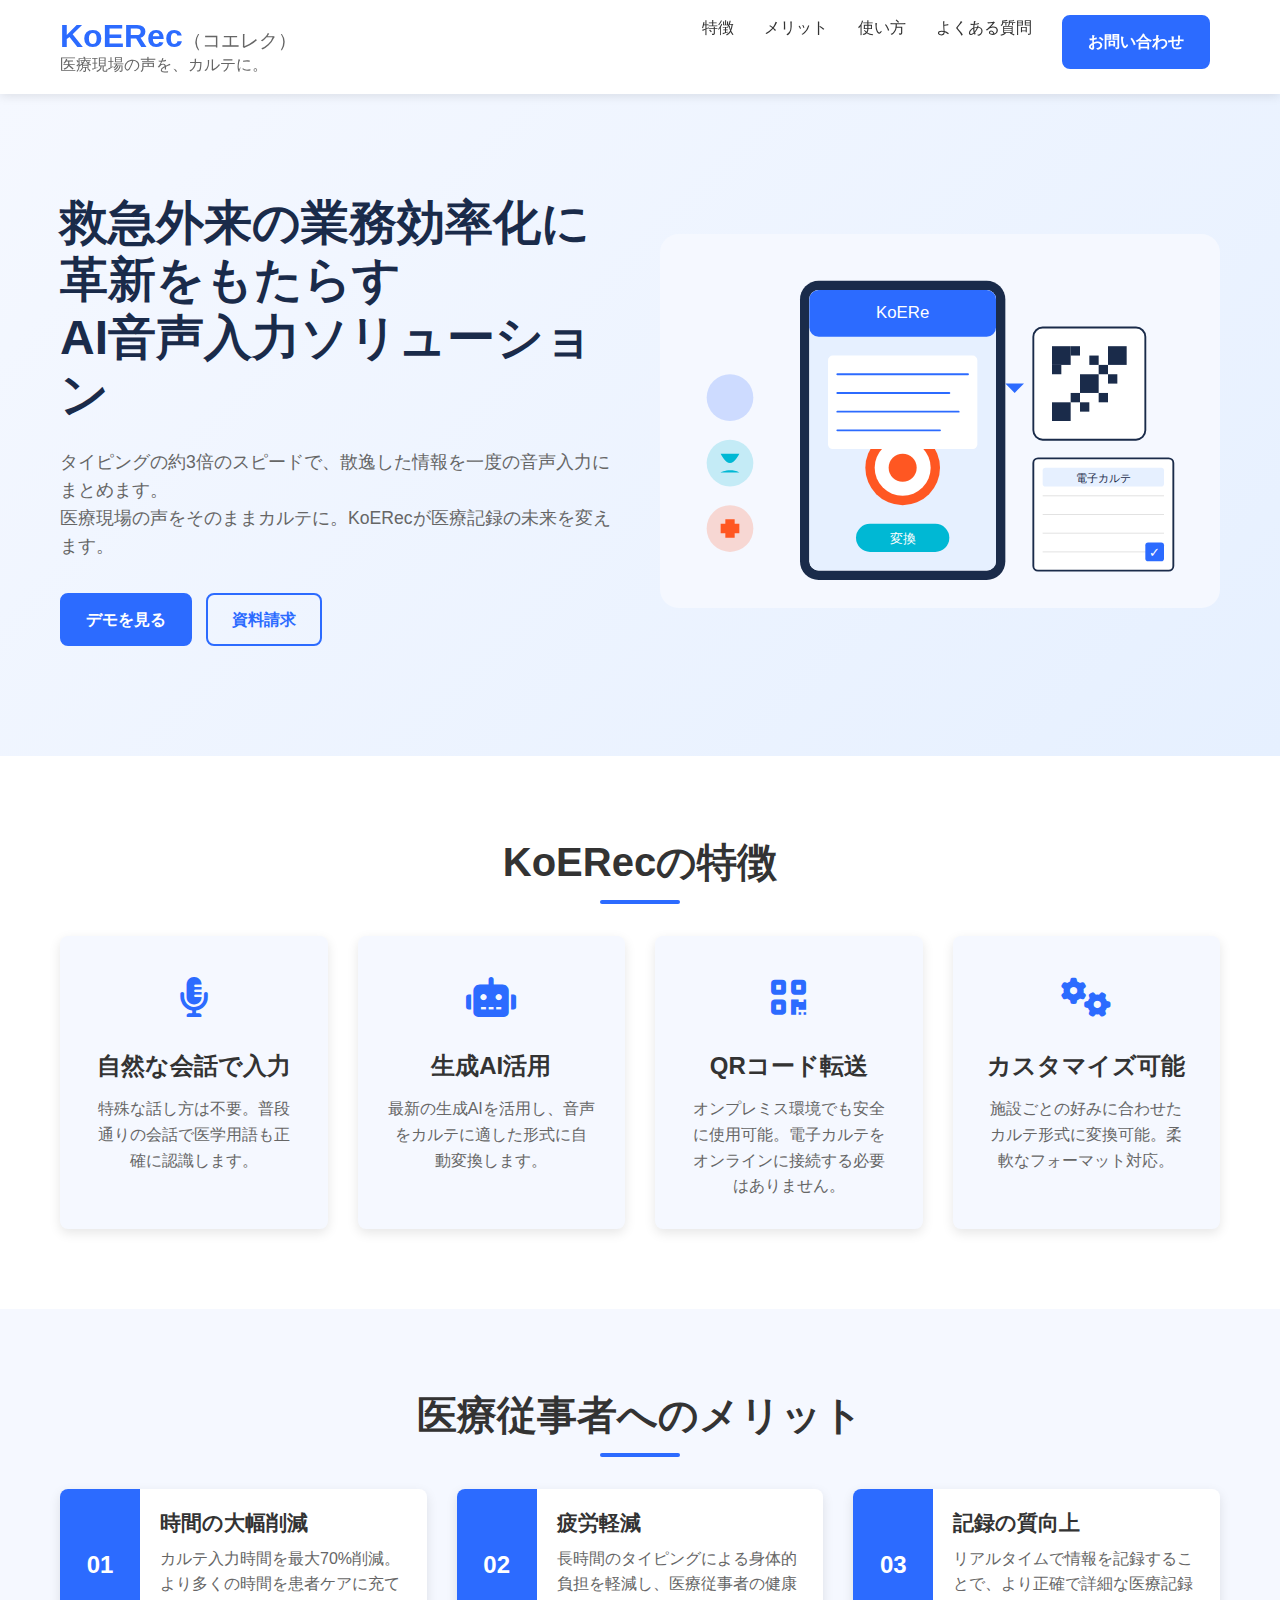
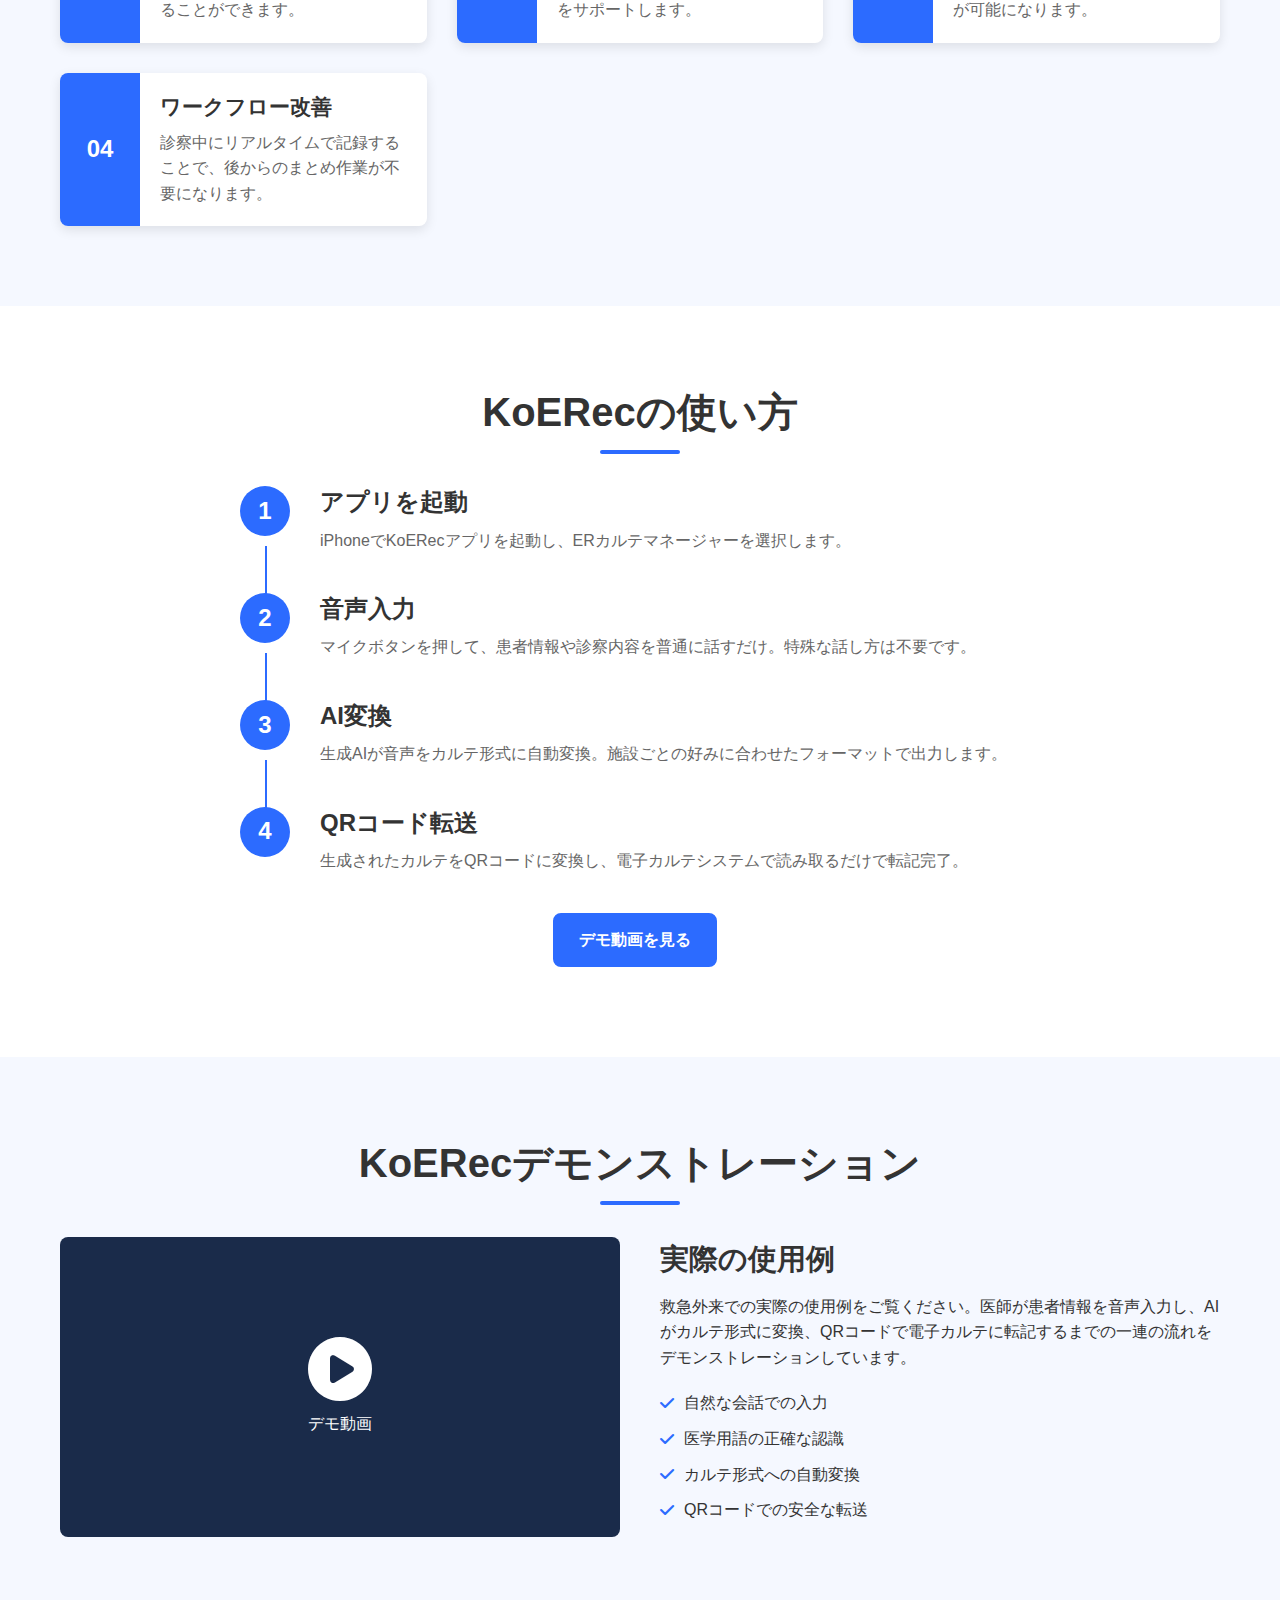
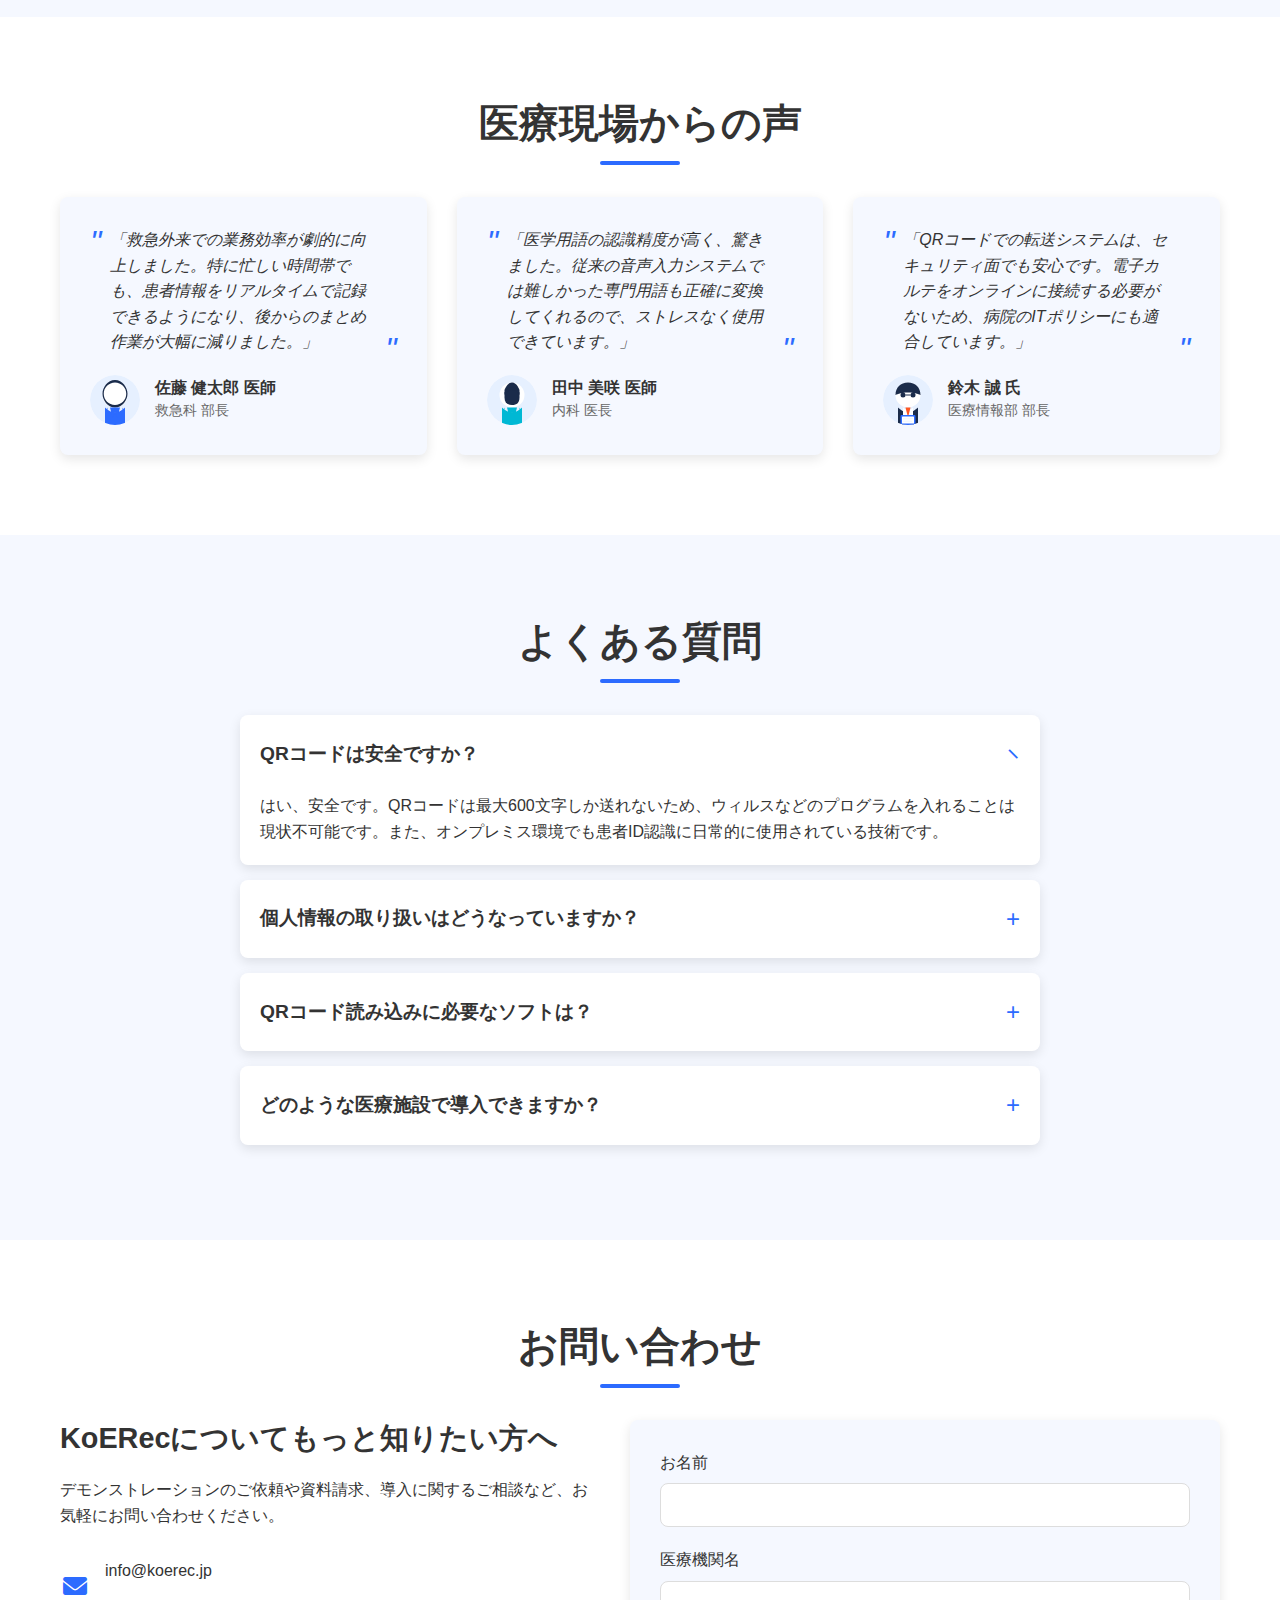
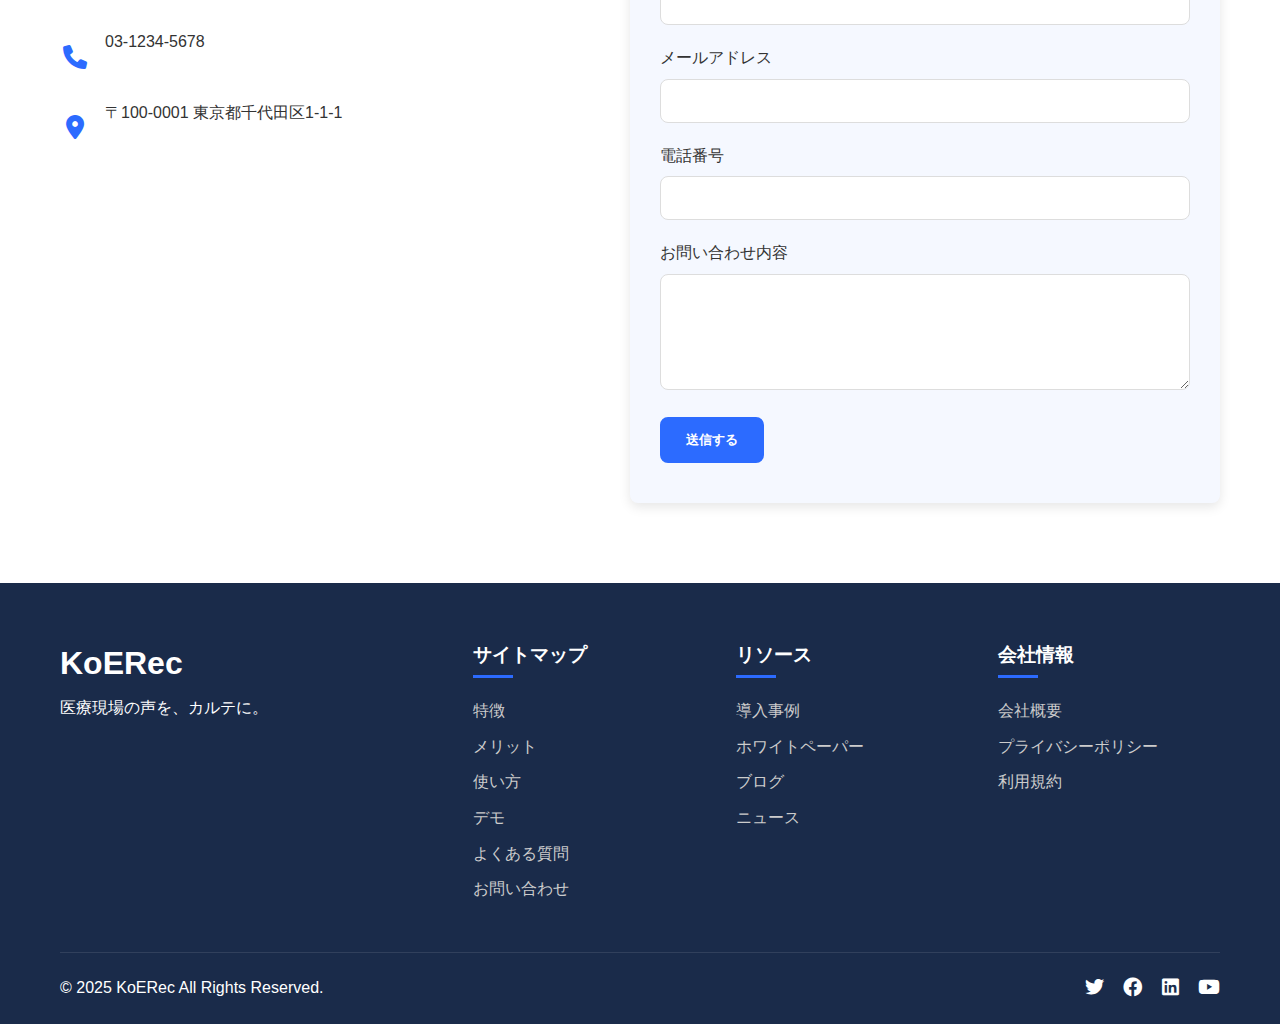
<file: index.html>
<!DOCTYPE html>
<html lang="ja">
<head>
    <meta charset="UTF-8">
    <meta name="viewport" content="width=device-width, initial-scale=1.0">
    <title>KoERec - 医療従事者のための革新的AI音声入力アプリ</title>
    <link rel="stylesheet" href="styles.css">
    <link rel="stylesheet" href="https://cdnjs.cloudflare.com/ajax/libs/font-awesome/6.0.0-beta3/css/all.min.css">
</head>
<body>
    <header>
        <div class="container">
            <div class="logo">
                <h1>KoERec<span class="accent">（コエレク）</span></h1>
                <p class="tagline">医療現場の声を、カルテに。</p>
            </div>
            <nav>
                <ul>
                    <li><a href="#features">特徴</a></li>
                    <li><a href="#benefits">メリット</a></li>
                    <li><a href="#how-it-works">使い方</a></li>
                    <li><a href="#faq">よくある質問</a></li>
                    <li><a href="#contact" class="btn-primary">お問い合わせ</a></li>
                </ul>
            </nav>
        </div>
    </header>

    <section class="hero">
        <div class="container">
            <div class="hero-content">
                <h2>救急外来の業務効率化に<br>革新をもたらす<br>AI音声入力ソリューション</h2>
                <p>タイピングの約3倍のスピードで、散逸した情報を一度の音声入力にまとめます。<br>医療現場の声をそのままカルテに。KoERecが医療記録の未来を変えます。</p>
                <a href="#demo" class="btn-primary">デモを見る</a>
                <a href="#contact" class="btn-secondary">資料請求</a>
            </div>
            <div class="hero-image">
                <img src="images/hero-image.svg" alt="KoEReアプリのイメージ図">
            </div>
        </div>
    </section>

    <section id="features" class="features">
        <div class="container">
            <h2 class="section-title">KoERecの特徴</h2>
            <div class="feature-grid">
                <div class="feature-card">
                    <div class="feature-icon">
                        <i class="fas fa-microphone-alt"></i>
                    </div>
                    <h3>自然な会話で入力</h3>
                    <p>特殊な話し方は不要。普段通りの会話で医学用語も正確に認識します。</p>
                </div>
                <div class="feature-card">
                    <div class="feature-icon">
                        <i class="fas fa-robot"></i>
                    </div>
                    <h3>生成AI活用</h3>
                    <p>最新の生成AIを活用し、音声をカルテに適した形式に自動変換します。</p>
                </div>
                <div class="feature-card">
                    <div class="feature-icon">
                        <i class="fas fa-qrcode"></i>
                    </div>
                    <h3>QRコード転送</h3>
                    <p>オンプレミス環境でも安全に使用可能。電子カルテをオンラインに接続する必要はありません。</p>
                </div>
                <div class="feature-card">
                    <div class="feature-icon">
                        <i class="fas fa-cogs"></i>
                    </div>
                    <h3>カスタマイズ可能</h3>
                    <p>施設ごとの好みに合わせたカルテ形式に変換可能。柔軟なフォーマット対応。</p>
                </div>
            </div>
        </div>
    </section>

    <section id="benefits" class="benefits">
        <div class="container">
            <h2 class="section-title">医療従事者へのメリット</h2>
            <div class="benefits-container">
                <div class="benefit-item">
                    <div class="benefit-number">01</div>
                    <div class="benefit-content">
                        <h3>時間の大幅削減</h3>
                        <p>カルテ入力時間を最大70%削減。より多くの時間を患者ケアに充てることができます。</p>
                    </div>
                </div>
                <div class="benefit-item">
                    <div class="benefit-number">02</div>
                    <div class="benefit-content">
                        <h3>疲労軽減</h3>
                        <p>長時間のタイピングによる身体的負担を軽減し、医療従事者の健康をサポートします。</p>
                    </div>
                </div>
                <div class="benefit-item">
                    <div class="benefit-number">03</div>
                    <div class="benefit-content">
                        <h3>記録の質向上</h3>
                        <p>リアルタイムで情報を記録することで、より正確で詳細な医療記録が可能になります。</p>
                    </div>
                </div>
                <div class="benefit-item">
                    <div class="benefit-number">04</div>
                    <div class="benefit-content">
                        <h3>ワークフロー改善</h3>
                        <p>診察中にリアルタイムで記録することで、後からのまとめ作業が不要になります。</p>
                    </div>
                </div>
            </div>
        </div>
    </section>

    <section id="how-it-works" class="how-it-works">
        <div class="container">
            <h2 class="section-title">KoERecの使い方</h2>
            <div class="workflow">
                <div class="workflow-step">
                    <div class="step-number">1</div>
                    <div class="step-content">
                        <h3>アプリを起動</h3>
                        <p>iPhoneでKoERecアプリを起動し、ERカルテマネージャーを選択します。</p>
                    </div>
                </div>
                <div class="workflow-step">
                    <div class="step-number">2</div>
                    <div class="step-content">
                        <h3>音声入力</h3>
                        <p>マイクボタンを押して、患者情報や診察内容を普通に話すだけ。特殊な話し方は不要です。</p>
                    </div>
                </div>
                <div class="workflow-step">
                    <div class="step-number">3</div>
                    <div class="step-content">
                        <h3>AI変換</h3>
                        <p>生成AIが音声をカルテ形式に自動変換。施設ごとの好みに合わせたフォーマットで出力します。</p>
                    </div>
                </div>
                <div class="workflow-step">
                    <div class="step-number">4</div>
                    <div class="step-content">
                        <h3>QRコード転送</h3>
                        <p>生成されたカルテをQRコードに変換し、電子カルテシステムで読み取るだけで転記完了。</p>
                    </div>
                </div>
            </div>
            <div class="demo-cta">
                <a href="#demo" class="btn-primary">デモ動画を見る</a>
            </div>
        </div>
    </section>

    <section id="demo" class="demo">
        <div class="container">
            <h2 class="section-title">KoERecデモンストレーション</h2>
            <div class="demo-container">
                <div class="demo-video">
                    <div class="video-placeholder">
                        <i class="fas fa-play-circle"></i>
                        <p>デモ動画</p>
                    </div>
                </div>
                <div class="demo-description">
                    <h3>実際の使用例</h3>
                    <p>救急外来での実際の使用例をご覧ください。医師が患者情報を音声入力し、AIがカルテ形式に変換、QRコードで電子カルテに転記するまでの一連の流れをデモンストレーションしています。</p>
                    <ul class="demo-features">
                        <li><i class="fas fa-check"></i> 自然な会話での入力</li>
                        <li><i class="fas fa-check"></i> 医学用語の正確な認識</li>
                        <li><i class="fas fa-check"></i> カルテ形式への自動変換</li>
                        <li><i class="fas fa-check"></i> QRコードでの安全な転送</li>
                    </ul>
                </div>
            </div>
        </div>
    </section>

    <section id="testimonials" class="testimonials">
        <div class="container">
            <h2 class="section-title">医療現場からの声</h2>
            <div class="testimonial-slider">
                <div class="testimonial">
                    <div class="testimonial-content">
                        <p>「救急外来での業務効率が劇的に向上しました。特に忙しい時間帯でも、患者情報をリアルタイムで記録できるようになり、後からのまとめ作業が大幅に減りました。」</p>
                    </div>
                    <div class="testimonial-author">
                        <img src="images/doctor1.svg" alt="医師のアイコン">
                        <div class="author-info">
                            <h4>佐藤 健太郎 医師</h4>
                            <p>救急科 部長</p>
                        </div>
                    </div>
                </div>
                <div class="testimonial">
                    <div class="testimonial-content">
                        <p>「医学用語の認識精度が高く、驚きました。従来の音声入力システムでは難しかった専門用語も正確に変換してくれるので、ストレスなく使用できています。」</p>
                    </div>
                    <div class="testimonial-author">
                        <img src="images/doctor2.svg" alt="医師のアイコン">
                        <div class="author-info">
                            <h4>田中 美咲 医師</h4>
                            <p>内科 医長</p>
                        </div>
                    </div>
                </div>
                <div class="testimonial">
                    <div class="testimonial-content">
                        <p>「QRコードでの転送システムは、セキュリティ面でも安心です。電子カルテをオンラインに接続する必要がないため、病院のITポリシーにも適合しています。」</p>
                    </div>
                    <div class="testimonial-author">
                        <img src="images/admin.svg" alt="管理者のアイコン">
                        <div class="author-info">
                            <h4>鈴木 誠 氏</h4>
                            <p>医療情報部 部長</p>
                        </div>
                    </div>
                </div>
            </div>
        </div>
    </section>

    <section id="faq" class="faq">
        <div class="container">
            <h2 class="section-title">よくある質問</h2>
            <div class="faq-container">
                <div class="faq-item">
                    <div class="faq-question">
                        <h3>QRコードは安全ですか？</h3>
                        <span class="toggle-icon">+</span>
                    </div>
                    <div class="faq-answer">
                        <p>はい、安全です。QRコードは最大600文字しか送れないため、ウィルスなどのプログラムを入れることは現状不可能です。また、オンプレミス環境でも患者ID認識に日常的に使用されている技術です。</p>
                    </div>
                </div>
                <div class="faq-item">
                    <div class="faq-question">
                        <h3>個人情報の取り扱いはどうなっていますか？</h3>
                        <span class="toggle-icon">+</span>
                    </div>
                    <div class="faq-answer">
                        <p>カルテ記録は個人情報に紐づいていません（年齢、性別、名前、生年月日はAI入力に含まれていません）。さらに、オプトアウトや学習制限をかけることも可能です。</p>
                    </div>
                </div>
                <div class="faq-item">
                    <div class="faq-question">
                        <h3>QRコード読み込みに必要なソフトは？</h3>
                        <span class="toggle-icon">+</span>
                    </div>
                    <div class="faq-answer">
                        <p>QRkbifというソフトを電子カルテに導入します。これはDENSO社のホームページからもダウンロード可能な正規ソフトです。</p>
                    </div>
                </div>
                <div class="faq-item">
                    <div class="faq-question">
                        <h3>どのような医療施設で導入できますか？</h3>
                        <span class="toggle-icon">+</span>
                    </div>
                    <div class="faq-answer">
                        <p>あらゆる規模の医療施設で導入可能です。特に救急外来や忙しい診療科で効果を発揮します。電子カルテシステムの種類を問わず、QRコード読み取り機能を追加するだけで使用できます。</p>
                    </div>
                </div>
            </div>
        </div>
    </section>

    <section id="contact" class="contact">
        <div class="container">
            <h2 class="section-title">お問い合わせ</h2>
            <div class="contact-container">
                <div class="contact-info">
                    <h3>KoERecについてもっと知りたい方へ</h3>
                    <p>デモンストレーションのご依頼や資料請求、導入に関するご相談など、お気軽にお問い合わせください。</p>
                    <div class="contact-methods">
                        <div class="contact-method">
                            <i class="fas fa-envelope"></i>
                            <p>info@koerec.jp</p>
                        </div>
                        <div class="contact-method">
                            <i class="fas fa-phone"></i>
                            <p>03-1234-5678</p>
                        </div>
                        <div class="contact-method">
                            <i class="fas fa-map-marker-alt"></i>
                            <p>〒100-0001 東京都千代田区1-1-1</p>
                        </div>
                    </div>
                </div>
                <div class="contact-form">
                    <form id="inquiry-form">
                        <div class="form-group">
                            <label for="name">お名前</label>
                            <input type="text" id="name" name="name" required>
                        </div>
                        <div class="form-group">
                            <label for="organization">医療機関名</label>
                            <input type="text" id="organization" name="organization" required>
                        </div>
                        <div class="form-group">
                            <label for="email">メールアドレス</label>
                            <input type="email" id="email" name="email" required>
                        </div>
                        <div class="form-group">
                            <label for="phone">電話番号</label>
                            <input type="tel" id="phone" name="phone">
                        </div>
                        <div class="form-group">
                            <label for="inquiry">お問い合わせ内容</label>
                            <textarea id="inquiry" name="inquiry" rows="5" required></textarea>
                        </div>
                        <button type="submit" class="btn-primary">送信する</button>
                    </form>
                </div>
            </div>
        </div>
    </section>

    <footer>
        <div class="container">
            <div class="footer-content">
                <div class="footer-logo">
                    <h2>KoERec</h2>
                    <p>医療現場の声を、カルテに。</p>
                </div>
                <div class="footer-links">
                    <div class="footer-links-column">
                        <h3>サイトマップ</h3>
                        <ul>
                            <li><a href="#features">特徴</a></li>
                            <li><a href="#benefits">メリット</a></li>
                            <li><a href="#how-it-works">使い方</a></li>
                            <li><a href="#demo">デモ</a></li>
                            <li><a href="#faq">よくある質問</a></li>
                            <li><a href="#contact">お問い合わせ</a></li>
                        </ul>
                    </div>
                    <div class="footer-links-column">
                        <h3>リソース</h3>
                        <ul>
                            <li><a href="#">導入事例</a></li>
                            <li><a href="#">ホワイトペーパー</a></li>
                            <li><a href="#">ブログ</a></li>
                            <li><a href="#">ニュース</a></li>
                        </ul>
                    </div>
                    <div class="footer-links-column">
                        <h3>会社情報</h3>
                        <ul>
                            <li><a href="#">会社概要</a></li>
                            <li><a href="#">プライバシーポリシー</a></li>
                            <li><a href="#">利用規約</a></li>
                        </ul>
                    </div>
                </div>
            </div>
            <div class="footer-bottom">
                <p>&copy; 2025 KoERec All Rights Reserved.</p>
                <div class="social-links">
                    <a href="#"><i class="fab fa-twitter"></i></a>
                    <a href="#"><i class="fab fa-facebook"></i></a>
                    <a href="#"><i class="fab fa-linkedin"></i></a>
                    <a href="#"><i class="fab fa-youtube"></i></a>
                </div>
            </div>
        </div>
    </footer>

    <script src="script.js"></script>
</body>
</html>
</file>
<file: styles.css>
/* 基本設定 */
:root {
    --primary-color: #2c6bff;
    --secondary-color: #00b8d4;
    --accent-color: #ff5722;
    --text-color: #333333;
    --light-text: #666666;
    --bg-color: #ffffff;
    --light-bg: #f5f8ff;
    --dark-bg: #1a2b4a;
    --border-radius: 8px;
    --box-shadow: 0 4px 12px rgba(0, 0, 0, 0.1);
    --transition: all 0.3s ease;
}

* {
    margin: 0;
    padding: 0;
    box-sizing: border-box;
}

body {
    font-family: 'Helvetica Neue', Arial, 'Hiragino Kaku Gothic ProN', 'Hiragino Sans', Meiryo, sans-serif;
    color: var(--text-color);
    line-height: 1.6;
    background-color: var(--bg-color);
}

.container {
    width: 100%;
    max-width: 1200px;
    margin: 0 auto;
    padding: 0 20px;
}

h1, h2, h3, h4, h5, h6 {
    font-weight: 700;
    line-height: 1.3;
    margin-bottom: 0.5em;
}

a {
    text-decoration: none;
    color: var(--primary-color);
    transition: var(--transition);
}

a:hover {
    color: var(--secondary-color);
}

img {
    max-width: 100%;
    height: auto;
}

.section-title {
    text-align: center;
    font-size: 2.5rem;
    margin-bottom: 2rem;
    position: relative;
    padding-bottom: 1rem;
}

.section-title::after {
    content: '';
    position: absolute;
    bottom: 0;
    left: 50%;
    transform: translateX(-50%);
    width: 80px;
    height: 4px;
    background: var(--primary-color);
    border-radius: 2px;
}

section {
    padding: 80px 0;
}

.btn-primary, .btn-secondary {
    display: inline-block;
    padding: 12px 24px;
    border-radius: var(--border-radius);
    font-weight: 600;
    text-align: center;
    cursor: pointer;
    transition: var(--transition);
    margin-right: 10px;
    margin-bottom: 10px;
}

.btn-primary {
    background-color: var(--primary-color);
    color: white;
    border: 2px solid var(--primary-color);
}

.btn-primary:hover {
    background-color: transparent;
    color: var(--primary-color);
}

.btn-secondary {
    background-color: transparent;
    color: var(--primary-color);
    border: 2px solid var(--primary-color);
}

.btn-secondary:hover {
    background-color: var(--primary-color);
    color: white;
}

/* ヘッダー */
header {
    background-color: white;
    box-shadow: 0 2px 10px rgba(0, 0, 0, 0.1);
    position: sticky;
    top: 0;
    z-index: 1000;
    padding: 15px 0;
}

header .container {
    display: flex;
    justify-content: space-between;
    align-items: center;
}

.logo h1 {
    font-size: 2rem;
    color: var(--primary-color);
    margin: 0;
}

.logo .accent {
    font-size: 1.2rem;
    color: var(--light-text);
    font-weight: normal;
}

.tagline {
    font-size: 1rem;
    color: var(--light-text);
    margin-top: -5px;
}

nav ul {
    display: flex;
    list-style: none;
}

nav ul li {
    margin-left: 30px;
}

nav ul li a {
    color: var(--text-color);
    font-weight: 500;
}

nav ul li a:hover {
    color: var(--primary-color);
}

/* ヒーローセクション */
.hero {
    background: linear-gradient(135deg, var(--light-bg) 0%, #e6f0ff 100%);
    padding: 100px 0;
}

.hero .container {
    display: flex;
    align-items: center;
    justify-content: space-between;
}

.hero-content {
    flex: 1;
    padding-right: 40px;
}

.hero-content h2 {
    font-size: 3rem;
    margin-bottom: 1.5rem;
    color: var(--dark-bg);
    line-height: 1.2;
}

.hero-content p {
    font-size: 1.1rem;
    margin-bottom: 2rem;
    color: var(--light-text);
}

.hero-image {
    flex: 1;
    text-align: center;
}

/* 特徴セクション */
.features {
    background-color: white;
}

.feature-grid {
    display: grid;
    grid-template-columns: repeat(auto-fit, minmax(250px, 1fr));
    gap: 30px;
}

.feature-card {
    background-color: var(--light-bg);
    border-radius: var(--border-radius);
    padding: 30px;
    text-align: center;
    transition: var(--transition);
    box-shadow: var(--box-shadow);
}

.feature-card:hover {
    transform: translateY(-10px);
    box-shadow: 0 10px 20px rgba(0, 0, 0, 0.15);
}

.feature-icon {
    font-size: 2.5rem;
    color: var(--primary-color);
    margin-bottom: 20px;
}

.feature-card h3 {
    font-size: 1.5rem;
    margin-bottom: 15px;
}

.feature-card p {
    color: var(--light-text);
}

/* メリットセクション */
.benefits {
    background-color: var(--light-bg);
}

.benefits-container {
    display: grid;
    grid-template-columns: repeat(auto-fit, minmax(300px, 1fr));
    gap: 30px;
}

.benefit-item {
    display: flex;
    background-color: white;
    border-radius: var(--border-radius);
    overflow: hidden;
    box-shadow: var(--box-shadow);
}

.benefit-number {
    background-color: var(--primary-color);
    color: white;
    font-size: 1.5rem;
    font-weight: 700;
    padding: 20px;
    display: flex;
    align-items: center;
    justify-content: center;
    min-width: 80px;
}

.benefit-content {
    padding: 20px;
}

.benefit-content h3 {
    font-size: 1.3rem;
    margin-bottom: 10px;
}

.benefit-content p {
    color: var(--light-text);
}

/* 使い方セクション */
.how-it-works {
    background-color: white;
}

.workflow {
    max-width: 800px;
    margin: 0 auto;
}

.workflow-step {
    display: flex;
    margin-bottom: 40px;
    position: relative;
}

.workflow-step:not(:last-child)::after {
    content: '';
    position: absolute;
    top: 60px;
    left: 25px;
    width: 2px;
    height: calc(100% + 20px);
    background-color: var(--primary-color);
}

.step-number {
    background-color: var(--primary-color);
    color: white;
    width: 50px;
    height: 50px;
    border-radius: 50%;
    display: flex;
    align-items: center;
    justify-content: center;
    font-size: 1.5rem;
    font-weight: 700;
    margin-right: 30px;
    z-index: 1;
}

.step-content {
    flex: 1;
}

.step-content h3 {
    font-size: 1.5rem;
    margin-bottom: 10px;
}

.step-content p {
    color: var(--light-text);
}

.demo-cta {
    text-align: center;
    margin-top: 40px;
}

/* デモセクション */
.demo {
    background-color: var(--light-bg);
}

.demo-container {
    display: flex;
    align-items: center;
    gap: 40px;
}

.demo-video {
    flex: 1;
}

.video-placeholder {
    background-color: var(--dark-bg);
    border-radius: var(--border-radius);
    height: 300px;
    display: flex;
    flex-direction: column;
    align-items: center;
    justify-content: center;
    color: white;
    cursor: pointer;
}

.video-placeholder i {
    font-size: 4rem;
    margin-bottom: 10px;
}

.demo-description {
    flex: 1;
}

.demo-description h3 {
    font-size: 1.8rem;
    margin-bottom: 15px;
}

.demo-description p {
    margin-bottom: 20px;
}

.demo-features {
    list-style: none;
}

.demo-features li {
    margin-bottom: 10px;
    display: flex;
    align-items: center;
}

.demo-features li i {
    color: var(--primary-color);
    margin-right: 10px;
}

/* 医療現場からの声セクション */
.testimonials {
    background-color: white;
}

.testimonial-slider {
    display: flex;
    flex-wrap: wrap;
    gap: 30px;
}

.testimonial {
    flex: 1;
    min-width: 300px;
    background-color: var(--light-bg);
    border-radius: var(--border-radius);
    padding: 30px;
    box-shadow: var(--box-shadow);
}

.testimonial-content {
    margin-bottom: 20px;
}

.testimonial-content p {
    font-style: italic;
    position: relative;
    padding: 0 20px;
}

.testimonial-content p::before,
.testimonial-content p::after {
    content: '"';
    font-size: 2rem;
    color: var(--primary-color);
    position: absolute;
}

.testimonial-content p::before {
    left: 0;
    top: -10px;
}

.testimonial-content p::after {
    right: 0;
    bottom: -20px;
}

.testimonial-author {
    display: flex;
    align-items: center;
}

.testimonial-author img {
    width: 50px;
    height: 50px;
    border-radius: 50%;
    margin-right: 15px;
}

.author-info h4 {
    margin-bottom: 0;
}

.author-info p {
    color: var(--light-text);
    font-size: 0.9rem;
}

/* よくある質問セクション */
.faq {
    background-color: var(--light-bg);
}

.faq-container {
    max-width: 800px;
    margin: 0 auto;
}

.faq-item {
    background-color: white;
    border-radius: var(--border-radius);
    margin-bottom: 15px;
    overflow: hidden;
    box-shadow: var(--box-shadow);
}

.faq-question {
    padding: 20px;
    display: flex;
    justify-content: space-between;
    align-items: center;
    cursor: pointer;
}

.faq-question h3 {
    margin: 0;
    font-size: 1.2rem;
}

.toggle-icon {
    font-size: 1.5rem;
    color: var(--primary-color);
}

.faq-answer {
    padding: 0 20px 20px;
    display: none;
}

.faq-item.active .faq-answer {
    display: block;
}

.faq-item.active .toggle-icon {
    transform: rotate(45deg);
}

/* お問い合わせセクション */
.contact {
    background-color: white;
}

.contact-container {
    display: flex;
    gap: 40px;
}

.contact-info {
    flex: 1;
}

.contact-info h3 {
    font-size: 1.8rem;
    margin-bottom: 20px;
}

.contact-info p {
    margin-bottom: 30px;
}

.contact-methods {
    margin-top: 30px;
}

.contact-method {
    display: flex;
    align-items: center;
    margin-bottom: 15px;
}

.contact-method i {
    color: var(--primary-color);
    font-size: 1.5rem;
    margin-right: 15px;
    width: 30px;
    text-align: center;
}

.contact-form {
    flex: 1;
    background-color: var(--light-bg);
    padding: 30px;
    border-radius: var(--border-radius);
    box-shadow: var(--box-shadow);
}

.form-group {
    margin-bottom: 20px;
}

.form-group label {
    display: block;
    margin-bottom: 8px;
    font-weight: 500;
}

.form-group input,
.form-group textarea {
    width: 100%;
    padding: 12px;
    border: 1px solid #ddd;
    border-radius: var(--border-radius);
    font-family: inherit;
    font-size: 1rem;
}

.form-group textarea {
    resize: vertical;
}

/* フッター */
footer {
    background-color: var(--dark-bg);
    color: white;
    padding: 60px 0 20px;
}

.footer-content {
    display: flex;
    flex-wrap: wrap;
    gap: 40px;
    margin-bottom: 40px;
}

.footer-logo {
    flex: 1;
    min-width: 250px;
}

.footer-logo h2 {
    color: white;
    font-size: 2rem;
    margin-bottom: 10px;
}

.footer-links {
    flex: 2;
    display: flex;
    flex-wrap: wrap;
    gap: 40px;
}

.footer-links-column {
    flex: 1;
    min-width: 150px;
}

.footer-links-column h3 {
    color: white;
    font-size: 1.2rem;
    margin-bottom: 20px;
    position: relative;
    padding-bottom: 10px;
}

.footer-links-column h3::after {
    content: '';
    position: absolute;
    bottom: 0;
    left: 0;
    width: 40px;
    height: 3px;
    background-color: var(--primary-color);
}

.footer-links-column ul {
    list-style: none;
}

.footer-links-column ul li {
    margin-bottom: 10px;
}

.footer-links-column ul li a {
    color: #ccc;
    transition: var(--transition);
}

.footer-links-column ul li a:hover {
    color: white;
    padding-left: 5px;
}

.footer-bottom {
    display: flex;
    justify-content: space-between;
    align-items: center;
    padding-top: 20px;
    border-top: 1px solid rgba(255, 255, 255, 0.1);
}

.social-links a {
    color: white;
    margin-left: 15px;
    font-size: 1.2rem;
    transition: var(--transition);
}

.social-links a:hover {
    color: var(--primary-color);
}

/* レスポンシブデザイン */
@media (max-width: 992px) {
    .hero .container {
        flex-direction: column;
    }
    
    .hero-content {
        padding-right: 0;
        margin-bottom: 40px;
        text-align: center;
    }
    
    .demo-container {
        flex-direction: column;
    }
    
    .contact-container {
        flex-direction: column;
    }
}

@media (max-width: 768px) {
    header .container {
        flex-direction: column;
    }
    
    .logo {
        margin-bottom: 20px;
        text-align: center;
    }
    
    nav ul {
        flex-wrap: wrap;
        justify-content: center;
    }
    
    nav ul li {
        margin: 5px 10px;
    }
    
    .hero-content h2 {
        font-size: 2.5rem;
    }
    
    .section-title {
        font-size: 2rem;
    }
    
    .testimonial-slider {
        flex-direction: column;
    }
}

@media (max-width: 576px) {
    .hero-content h2 {
        font-size: 2rem;
    }
    
    .feature-grid {
        grid-template-columns: 1fr;
    }
    
    .benefits-container {
        grid-template-columns: 1fr;
    }
    
    .footer-content {
        flex-direction: column;
    }
    
    .footer-bottom {
        flex-direction: column;
        text-align: center;
    }
    
    .social-links {
        margin-top: 20px;
    }
}
</file>
